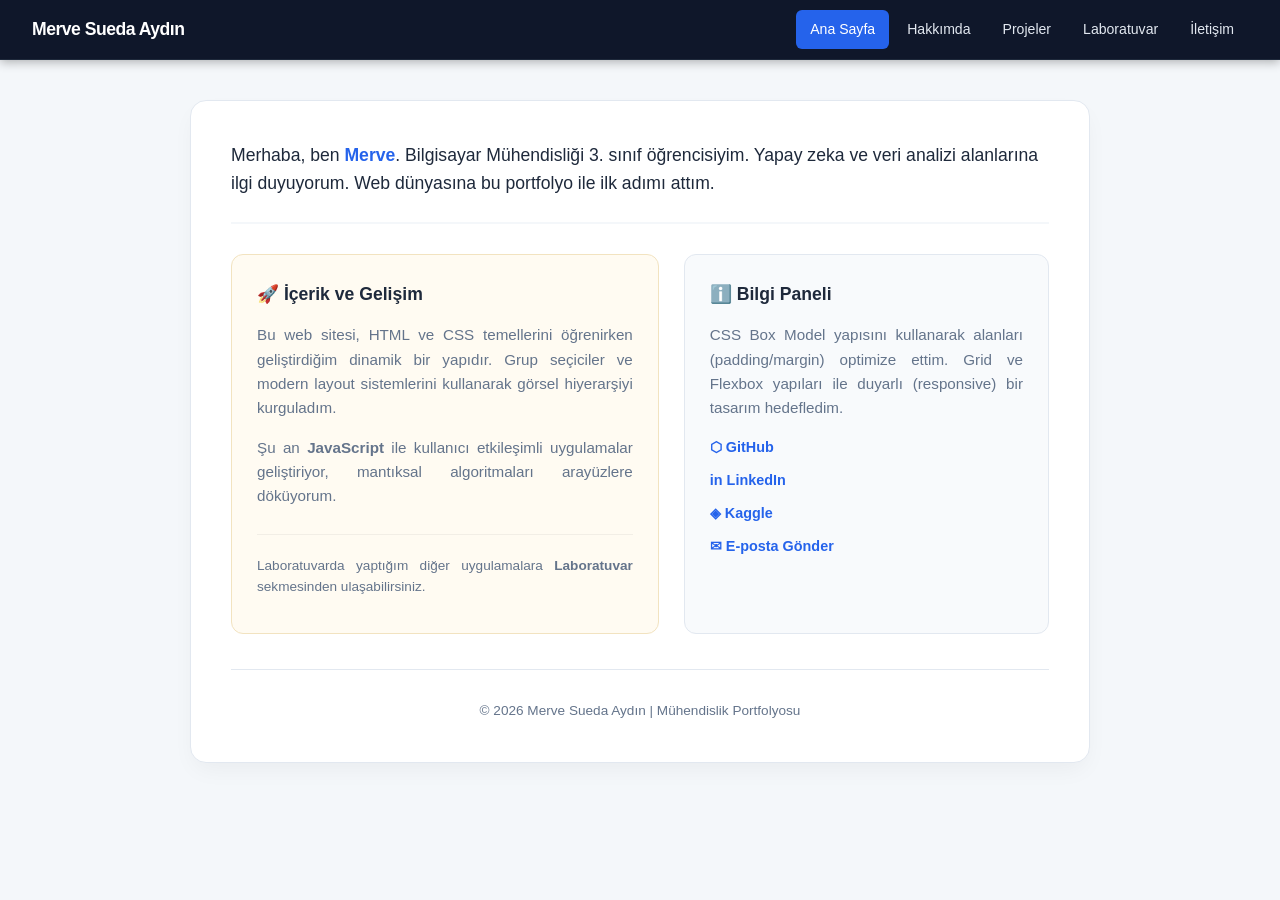
<file: index.html>
<!DOCTYPE html>
<html lang="tr">
<head>
    <meta charset="UTF-8">
    <meta name="viewport" content="width=device-width, initial-scale=1.0">
    <title>Merve Sueda Aydın - Portfolyo</title>
    <style>
        :root {
            --ana-bg: #f4f7fa;
            --kart-bg: #ffffff;
            --primary: #2563eb;
            --primary-hover: #1d4ed8;
            --accent: #06b6d4;
            --text-ana: #1e293b;
            --text-ikincil: #64748b;
            --border: #e2e8f0;
            --sol-kutu-bg: #fffbf2;
            --sag-kutu-bg: #f8fafc;
            --danger: #e11d48;
            --nav-bg: #0f172a;
            --nav-text: #e2e8f0;
        }

        * { margin: 0; padding: 0; box-sizing: border-box; }

        body {
            font-family: 'Segoe UI', Roboto, Helvetica, Arial, sans-serif;
            background: var(--ana-bg);
            color: var(--text-ana);
            line-height: 1.6;
        }

        /* ── NAVİGASYON (SİYAH) ── */
        nav {
            background: var(--nav-bg);
            border-bottom: 1px solid #1e293b;
            padding: 0 2rem;
            display: flex;
            align-items: center;
            justify-content: space-between;
            box-shadow: 0 2px 10px rgba(0,0,0,0.3);
            position: sticky;
            top: 0;
            z-index: 100;
            height: 60px;
        }

        nav .logo {
            font-size: 1.1rem;
            font-weight: 800;
            color: #fff;
            letter-spacing: -0.5px;
        }

        nav ul { list-style: none; display: flex; gap: 4px; }
        nav ul li a {
            text-decoration: none;
            color: var(--nav-text);
            font-size: 0.88rem;
            font-weight: 500;
            padding: 8px 14px;
            border-radius: 6px;
            transition: all 0.2s ease;
            display: block;
        }
        nav ul li a:hover,
        nav ul li a.aktif {
            background: rgba(255,255,255,0.1);
            color: #fff;
        }
        nav ul li a.aktif {
            background: var(--primary);
        }

        /* ── PANELLER ── */
        .panel { display: none; }
        .panel.aktif-panel { display: block; }

        /* ── SAYFA KAPSAYICI ── */
        .sayfa {
            max-width: 900px;
            margin: 40px auto;
            background: var(--kart-bg);
            border: 1px solid var(--border);
            border-radius: 16px;
            padding: 40px;
            box-shadow: 0 10px 25px -5px rgba(0,0,0,0.05);
        }

        .aciklama {
            font-size: 1.1rem;
            color: var(--text-ana);
            margin-bottom: 30px;
            padding-bottom: 25px;
            border-bottom: 2px solid var(--ana-bg);
            font-weight: 500;
        }
        .aciklama span { color: var(--primary); font-weight: 700; }

        /* ── SÜTUN YAPISI ── */
        .sutunlar { display: flex; gap: 25px; }

        .icerik {
            flex: 1.2;
            background: var(--sol-kutu-bg);
            border: 1px solid #f2e3c0;
            border-radius: 12px;
            padding: 25px;
        }

        aside {
            flex: 1;
            background: var(--sag-kutu-bg);
            border: 1px solid var(--border);
            border-radius: 12px;
            padding: 25px;
        }

        h2 {
            font-size: 1.1rem;
            color: var(--text-ana);
            margin-bottom: 15px;
            display: flex;
            align-items: center;
            gap: 8px;
        }

        .icerik p, aside p {
            font-size: 0.95rem;
            color: var(--text-ikincil);
            margin-bottom: 15px;
            text-align: justify;
        }

        /* ── SOSYAL LİNKLER ── */
        .sosyal-linkler { list-style: none; }
        .sosyal-linkler li { margin-bottom: 10px; }
        .sosyal-linkler a {
            text-decoration: none;
            font-size: 0.9rem;
            color: var(--primary);
            font-weight: 600;
            display: flex;
            align-items: center;
            gap: 8px;
            transition: color 0.3s;
        }
        .sosyal-linkler a:hover { color: var(--accent); }

        /* ── LAB LİNK KUTUSU ── */
        .lab-link-kutu {
            margin-top: 25px;
            padding-top: 20px;
            border-top: 1px solid rgba(0,0,0,0.05);
        }

        .lab-link-kutu p.lab-aciklama {
            font-size: 0.85rem;
            color: var(--text-ikincil);
            margin-bottom: 10px;
        }

        /* ── HAFTA 7 BÜYÜK BUTON ── */
        .hafta7-buton {
            display: block;
            background: var(--primary);
            color: white;
            text-decoration: none;
            padding: 14px 20px;
            border-radius: 10px;
            font-size: 0.95rem;
            font-weight: 700;
            text-align: center;
            margin-bottom: 10px;
            transition: all 0.3s ease;
            border: none;
            cursor: pointer;
        }
        .hafta7-buton:hover {
            background: var(--primary-hover);
            transform: translateY(-2px);
            color: white;
        }

        /* ── FOOTER ── */
        footer {
            text-align: center;
            font-size: 0.85rem;
            color: var(--text-ikincil);
            padding-top: 30px;
            border-top: 1px solid var(--border);
            margin-top: 35px;
        }

        /* ── HAKKIMDA PANELİ ── */
        .hakkimda-grid {
            display: grid;
            grid-template-columns: 1fr 1fr;
            gap: 20px;
            margin-top: 20px;
        }
        .bilgi-kart {
            background: var(--ana-bg);
            border: 1px solid var(--border);
            border-radius: 12px;
            padding: 20px;
        }
        .bilgi-kart h3 {
            font-size: 0.95rem;
            font-weight: 700;
            color: var(--primary);
            margin-bottom: 10px;
        }
        .bilgi-kart ul {
            list-style: none;
            padding: 0;
        }
        .bilgi-kart ul li {
            font-size: 0.9rem;
            color: var(--text-ikincil);
            padding: 5px 0;
            border-bottom: 1px solid var(--border);
            display: flex;
            align-items: center;
            gap: 8px;
        }
        .bilgi-kart ul li:last-child { border-bottom: none; }

        .profil-baslik {
            display: flex;
            align-items: center;
            gap: 20px;
            margin-bottom: 25px;
            padding-bottom: 25px;
            border-bottom: 2px solid var(--ana-bg);
        }
        .profil-avatar {
            width: 80px;
            height: 80px;
            border-radius: 50%;
            background: linear-gradient(135deg, var(--primary), var(--accent));
            display: flex;
            align-items: center;
            justify-content: center;
            font-size: 2rem;
            color: white;
            flex-shrink: 0;
        }
        .profil-bilgi h1 {
            font-size: 1.4rem;
            font-weight: 800;
            color: var(--text-ana);
        }
        .profil-bilgi p {
            font-size: 0.9rem;
            color: var(--text-ikincil);
            margin-top: 4px;
        }

        .beceri-bar {
            margin: 8px 0;
        }
        .beceri-bar .etiket {
            display: flex;
            justify-content: space-between;
            font-size: 0.82rem;
            color: var(--text-ikincil);
            margin-bottom: 4px;
        }
        .beceri-bar .bar {
            height: 6px;
            background: var(--border);
            border-radius: 3px;
            overflow: hidden;
        }
        .beceri-bar .dolu {
            height: 100%;
            background: linear-gradient(90deg, var(--primary), var(--accent));
            border-radius: 3px;
        }

        /* ── PROJELER PANELİ ── */
        .projeler-grid {
            display: grid;
            grid-template-columns: repeat(auto-fill, minmax(260px, 1fr));
            gap: 20px;
            margin-top: 20px;
        }
        .proje-kart {
            background: var(--kart-bg);
            border: 1px solid var(--border);
            border-radius: 12px;
            padding: 24px;
            transition: all 0.3s ease;
        }
        .proje-kart:hover {
            transform: translateY(-4px);
            box-shadow: 0 10px 25px -5px rgba(37,99,235,0.15);
            border-color: var(--primary);
        }
        .proje-kart .proje-etiket {
            display: inline-block;
            background: #dbeafe;
            color: var(--primary);
            font-size: 0.75rem;
            font-weight: 700;
            padding: 3px 10px;
            border-radius: 20px;
            margin-bottom: 12px;
        }
        .proje-kart h3 {
            font-size: 1rem;
            font-weight: 700;
            color: var(--text-ana);
            margin-bottom: 8px;
        }
        .proje-kart p {
            font-size: 0.85rem;
            color: var(--text-ikincil);
            margin-bottom: 16px;
            line-height: 1.5;
        }
        .proje-kart a {
            display: inline-flex;
            align-items: center;
            gap: 6px;
            font-size: 0.85rem;
            color: var(--primary);
            text-decoration: none;
            font-weight: 600;
            transition: color 0.2s;
        }
        .proje-kart a:hover { color: var(--primary-hover); }

        /* ── LABORATİUVAR PANELİ ── */
        .lab-grid {
            display: grid;
            grid-template-columns: repeat(auto-fill, minmax(250px, 1fr));
            gap: 16px;
            margin-top: 20px;
        }
        .lab-kart {
            background: var(--kart-bg);
            border: 1px solid var(--border);
            border-radius: 12px;
            padding: 20px;
            text-decoration: none;
            color: inherit;
            transition: all 0.3s ease;
            display: block;
        }
        .lab-kart:hover {
            transform: translateY(-3px);
            border-color: var(--primary);
            box-shadow: 0 8px 20px -4px rgba(37,99,235,0.15);
        }
        .lab-kart .lab-no {
            font-size: 0.75rem;
            font-weight: 700;
            color: var(--text-ikincil);
            text-transform: uppercase;
            letter-spacing: 1px;
            margin-bottom: 8px;
        }
        .lab-kart h3 {
            font-size: 0.95rem;
            font-weight: 700;
            color: var(--text-ana);
            margin-bottom: 6px;
        }
        .lab-kart p {
            font-size: 0.82rem;
            color: var(--text-ikincil);
        }
        .lab-kart.vurgulu {
            border-color: var(--primary);
            background: #eff6ff;
        }
        .lab-kart.vurgulu .lab-no { color: var(--primary); }

        /* ── İLETİŞİM ── */
        .iletisim-panel { animation: fadeIn 0.5s ease; }

        @keyframes fadeIn {
            from { opacity: 0; transform: translateY(10px); }
            to { opacity: 1; transform: translateY(0); }
        }

        label {
            display: block;
            font-size: 0.85rem;
            font-weight: 700;
            color: var(--text-ana);
            margin-bottom: 8px;
        }

        input[type="text"], input[type="email"], input[type="password"], select, textarea {
            width: 100%;
            padding: 12px;
            margin-bottom: 20px;
            border: 2px solid var(--border);
            border-radius: 10px;
            font-size: 0.95rem;
            background: #fcfdfe;
            outline: none;
            transition: all 0.3s;
        }
        input:focus, select:focus, textarea:focus {
            border-color: var(--primary);
            box-shadow: 0 0 0 4px rgba(37,99,235,0.1);
        }

        .grup-kutu {
            background: var(--ana-bg);
            border-radius: 10px;
            padding: 15px;
            margin-bottom: 20px;
            border: 1px solid var(--border);
        }
        .grup-kutu label {
            font-weight: 500;
            display: flex;
            align-items: center;
            gap: 10px;
            cursor: pointer;
            margin-bottom: 8px;
        }

        .btn-row { display: flex; gap: 15px; margin-top: 10px; }
        .btn-gonder {
            flex: 2;
            background: var(--primary);
            color: white;
            border: none;
            padding: 14px;
            font-weight: 700;
            border-radius: 10px;
            cursor: pointer;
            transition: 0.3s;
        }
        .btn-temizle {
            flex: 1;
            background: #f1f5f9;
            color: var(--danger);
            border: 1px solid var(--border);
            padding: 14px;
            font-weight: 700;
            border-radius: 10px;
            cursor: pointer;
        }
        .btn-gonder:hover { background: var(--primary-hover); }
        .btn-temizle:hover { background: #fee2e2; }

        .contact-container { width: 100%; max-width: 600px; margin: auto; }
        .iletisim-baslik {
            text-align: center;
            font-size: 1.8rem;
            color: var(--text-ana);
            margin-bottom: 30px;
        }

        @media (max-width: 768px) {
            .sutunlar { flex-direction: column; }
            .sayfa { margin: 10px; padding: 20px; }
            .hakkimda-grid { grid-template-columns: 1fr; }
            .projeler-grid { grid-template-columns: 1fr; }
        }
    </style>
</head>
<body>

    <nav>
        <span class="logo">Merve Sueda Aydın</span>
        <ul>
            <li><a href="#" class="aktif" id="nav-ana" onclick="goster('ana'); return false;">Ana Sayfa</a></li>
            <li><a href="#" id="nav-hakkimda" onclick="goster('hakkimda'); return false;">Hakkımda</a></li>
            <li><a href="#" id="nav-projeler" onclick="goster('projeler'); return false;">Projeler</a></li>
            <li><a href="#" id="nav-lab" onclick="goster('lab'); return false;">Laboratuvar</a></li>
            <li><a href="#" id="nav-iletisim" onclick="goster('iletisim'); return false;">İletişim</a></li>
        </ul>
    </nav>

    <!-- ══ ANA SAYFA ══ -->
    <div class="panel aktif-panel" id="ana-panel">
        <div class="sayfa">
            <p class="aciklama">
                Merhaba, ben <span>Merve</span>. Bilgisayar Mühendisliği 3. sınıf öğrencisiyim.
                Yapay zeka ve veri analizi alanlarına ilgi duyuyorum. Web dünyasına bu portfolyo ile ilk adımı attım.
            </p>

            <div class="sutunlar">
                <section class="icerik">
                    <h2>🚀 İçerik ve Gelişim</h2>
                    <p>
                        Bu web sitesi, HTML ve CSS temellerini öğrenirken geliştirdiğim dinamik bir yapıdır.
                        Grup seçiciler ve modern layout sistemlerini kullanarak görsel hiyerarşiyi kurguladım.
                    </p>
                    <p>
                        Şu an <strong>JavaScript</strong> ile kullanıcı etkileşimli uygulamalar geliştiriyor,
                        mantıksal algoritmaları arayüzlere döküyorum.
                    </p>

                    <div class="lab-link-kutu">
                        <p class="lab-aciklama">
                             Laboratuvarda yaptığım diğer uygulamalara <strong>Laboratuvar</strong> sekmesinden ulaşabilirsiniz.
                        </p>
                    </div>
                </section>

                <aside>
                    <h2>ℹ️ Bilgi Paneli</h2>
                    <p>
                        CSS Box Model yapısını kullanarak alanları (padding/margin) optimize ettim.
                        Grid ve Flexbox yapıları ile duyarlı (responsive) bir tasarım hedefledim.
                    </p>
                    <ul class="sosyal-linkler">
                        <li><a href="https://github.com/mervesueda" target="_blank">⬡ GitHub</a></li>
                        <li><a href="https://linkedin.com/in/mervesuedaaydin" target="_blank">in LinkedIn</a></li>
                        <li><a href="https://kaggle.com/mervesuedaaydn" target="_blank">◈ Kaggle</a></li>
                        <li><a href="mailto:mervesueda2005@gmail.com">✉ E-posta Gönder</a></li>
                    </ul>
                </aside>
            </div>

            <footer>
                &copy; 2026 Merve Sueda Aydın | Mühendislik Portfolyosu
            </footer>
        </div>
    </div>

    <!-- ══ HAKKIMDA ══ -->
    <div class="panel" id="hakkimda-panel">
        <div class="sayfa">
            <div class="profil-baslik">
                <div class="profil-avatar">👩‍💻</div>
                <div class="profil-bilgi">
                    <h1>Merve Sueda Aydın</h1>
                    <p>Bilgisayar Mühendisliği Öğrencisi · 3. Sınıf</p>
                    <p>📍 Türkiye &nbsp;·&nbsp; ✉️ mervesueda2005@gmail.com</p>
                </div>
            </div>

            <div class="hakkimda-grid">
                <div class="bilgi-kart">
                    <h3>👩‍🎓 Eğitim</h3>
                    <ul>
                        <li>🏛️ Bilgisayar Mühendisliği (2023 – devam)</li>
                        <li>📊 GNO: 3.01 / 4.00</li>
                        
                    </ul>
                </div>

                <div class="bilgi-kart">
                    <h3>💡 İlgi Alanları</h3>
                    <ul>
                        <li>🤖 Yapay Zeka & Makine Öğrenmesi</li>
                        <li>📊 Veri Bilimi </li>
                        <li>🌐 Web Geliştirme</li>
                        <li>🔬 Araştırma </li>
                    </ul>
                </div>

                <div class="bilgi-kart">
                    <h3>🛠️ Teknik Beceriler</h3>
                    <div class="beceri-bar">
                        <div class="etiket"><span>HTML & CSS</span><span>60%</span></div>
                        <div class="bar"><div class="dolu" style="width:60%"></div></div>
                    </div>
                    <div class="beceri-bar">
                        <div class="etiket"><span>JavaScript</span><span>70%</span></div>
                        <div class="bar"><div class="dolu" style="width:70%"></div></div>
                    </div>
                    <div class="beceri-bar">
                        <div class="etiket"><span>Python</span><span>85%</span></div>
                        <div class="bar"><div class="dolu" style="width:85%"></div></div>
                    </div>
                    <div class="beceri-bar">
                        <div class="etiket"><span>SQL</span><span>60%</span></div>
                        <div class="bar"><div class="dolu" style="width:60%"></div></div>
                    </div>
                </div>

                <div class="bilgi-kart">
                    <h3>🌍 Diller</h3>
                    <ul>
                        <li>🇹🇷 Türkçe — Anadil</li>
                        <li>🇬🇧 İngilizce — B1 Seviyesi</li>
                    </ul>
                </div>

                <div class="bilgi-kart" style="grid-column: 1 / -1;">
                    <h3>📝 Hakkımda</h3>
                    <p style="font-size:0.92rem; color:#64748b; line-height:1.7; margin:0;">
                        Merhaba! Ben Merve Sueda Aydın. Bilgisayar Mühendisliği bölümünde 3. sınıf öğrencisiyim.
                        Yapay zeka, makine öğrenmesi ve veri analizi alanlarına ilgi duyuyorum.
                        Kendimi geliştirmek içi çeşitli projeler yapıoyrum.
                        Bu portfolyo sitesi, web geliştirme serüvenimin başlangıç noktası. HTML, CSS ve JavaScript
                        öğrendikçe daha kapsamlı projeler ortaya çıkarmayı hedefliyorum.
                    </p>
                </div>
            </div>

            <footer>
                &copy; 2026 Merve Sueda Aydın | Kişisel Portfolyo
            </footer>
        </div>
    </div>

    <!-- ══ PROJELER ══ -->
    <div class="panel" id="projeler-panel">
        <div class="sayfa">
            <h2 style="font-size:1.4rem; margin-bottom:8px;">🗂️ Projelerim</h2>
            <p style="color:#64748b; font-size:0.95rem;">Bu zamana kadar yaptığım projeler.</p>

            <div class="projeler-grid">
                <div class="proje-kart">
                    <span class="proje-etiket">HTML & CSS</span>
                    <h3>Portfolyo Web Sitesi</h3>
                    <p>GitHub Pages üzerinde yayınlanan, responsive tasarımlı kişisel portfolyo sayfası. CSS Flexbox ve Grid kullanıldı.</p>
                    <a href="index.html">🔗 Sayfayı Gör</a>
                </div>

                <div class="proje-kart">
                    <span class="proje-etiket">CSS Flexbox</span>
                    <h3>Lab 4 — Flexbox Uygulaması</h3>
                    <p>100vh tam ekran düzeni, flex-direction: column yapısı ile navbar, hero, kartlar ve footer bölümlerini içeren uygulama.</p>
                    <a href="flexbox.html" target="_blank">🔗 Uygulamayı Aç</a>
                </div>

                <div class="proje-kart">
                    <span class="proje-etiket">CSS Position</span>
                    <h3>Lab 5 — Duyuru Kartı</h3>
                    <p>Position: fixed, absolute, relative ve z-index kavramlarını gösteren interaktif etkinlik duyurusu kartı.</p>
                    <a href="lab-position.html">🔗 Uygulamayı Aç</a>
                </div>

                <div class="proje-kart">
                    <span class="proje-etiket">JavaScript</span>
                    <h3>Not Hesaplama</h3>
                    <p>Vize ve final notlarına göre ağırlıklı ortalama, harf notu ve başarı durumu hesaplayan JavaScript uygulaması.</p>
                    <a href="uygulama1.html">🔗 Uygulamayı Aç</a>
                </div>

                <div class="proje-kart">
                    <span class="proje-etiket">JavaScript</span>
                    <h3>Birim Dönüştürücü</h3>
                    <p>Sıcaklık, uzunluk ve kütle birimlerini birbirine dönüştüren iki kartlı interaktif hesaplama arayüzü.</p>
                    <a href="uygulama2.html">🔗 Uygulamayı Aç</a>
                </div>

                <div class="proje-kart">
                    <span class="proje-etiket">Bootstrap + JS</span>
                    <h3>Lab 7 — Etkinlik Kayıt</h3>
                    <p>Bootstrap CDN, tema değiştirme ve form özeti üretimi özelliklerini içeren etkinlik kayıt sayfası.</p>
                    <a href="hafta7.html">🔗 Uygulamayı Aç</a>
                </div>

                <div class="proje-kart">
                    <span class="proje-etiket">MVC Mimarisi</span>
                    <h3>Lab 11 — View & Controller</h3>
                    <p>MVC mimarisini saf JavaScript ile simüle eden interaktif uygulama. Model, View ve Controller katmanları ayrı tutularak router tabanlı navigasyon gerçeklendi.</p>
                    <a href="lab11.html" target="_blank">🔗 Uygulamayı Aç</a>
                </div>
            </div>

            <footer>
                &copy; 2026 Merve Sueda Aydın | Mühendislik Portfolyosu
            </footer>
        </div>
    </div>

    <!-- ══ LABORATUVAR ══ -->
    <div class="panel" id="lab-panel">
        <div class="sayfa">
            <h2 style="font-size:1.4rem; margin-bottom:8px;">🧪 Laboratuvar Çalışmaları</h2>
            <p style="color:#64748b; font-size:0.95rem; margin-bottom:5px;">Web Programlama dersi laboratuvar uygulamalarına buradan ulaşabilirsiniz.</p>

            <div class="lab-grid">
                <a href="#" class="lab-kart" style="pointer-events:none; opacity:0.5;">
                    <div class="lab-no">Hafta 1</div>
                    <h3>GitHub Pages</h3>
                    <p>GitHub repository oluşturma ve Pages ile yayınlama</p>
                </a>

                <a href="#" class="lab-kart" style="pointer-events:none; opacity:0.5;">
                    <div class="lab-no">Hafta 2</div>
                    <h3>HTML + CSS</h3>
                    <p>Temel HTML yapısı ve CSS seçicileri</p>
                </a>

                <a href="#" class="lab-kart" style="pointer-events:none; opacity:0.5;">
                    <div class="lab-no">Hafta 3</div>
                    <h3>Form Yapıları</h3>
                    <p>HTML form elemanları ve doğrulama</p>
                </a>

                <a href="flexbox.html" class="lab-kart">
                    <div class="lab-no">Hafta 4</div>
                    <h3>Flexbox Uygulaması</h3>
                    <p>100vh tam sayfa, flex-direction: column düzeni</p>
                </a>

                <a href="lab-position.html" class="lab-kart">
                    <div class="lab-no">Hafta 5</div>
                    <h3>CSS Position Duyuru Kartı</h3>
                    <p>Fixed, absolute, z-index ve animasyonlar</p>
                </a>

                <div class="lab-kart" style="cursor:default;">
                    <div class="lab-no">Hafta 6 — JavaScript</div>
                    <h3>JS Uygulamaları</h3>
                    <p style="margin-bottom:10px;">İki ayrı JavaScript uygulaması:</p>
                    <a href="uygulama1.html" style="display:block; color: #2563eb; font-weight:600; font-size:0.85rem; margin-bottom:6px; text-decoration:none;">📊 Not Hesaplama →</a>
                    <a href="uygulama2.html" style="display:block; color: #2563eb; font-weight:600; font-size:0.85rem; text-decoration:none;">🔄 Birim Dönüştürücü →</a>
                </div>

                <a href="hafta7.html" class="lab-kart">
                    <div class="lab-no"> Hafta 7 </div>
                    <h3>Bootstrap + JavaScript</h3>
                    <p>Etkinlik kayıt sayfası, tema değiştirme, form özeti</p>
                </a>

                <a href="lab11.html" class="lab-kart vurgulu">
                    <div class="lab-no"> Hafta 8 — MVC </div>
                    <h3>View &amp; Controller</h3>
                    <p>MVC mimarisi, router tabanlı navigasyon, Model / View / Controller katman ayrımı</p>
                </a>
            </div>

            <footer>
                &copy; 2026 Merve Sueda Aydın | Mühendislik Portfolyosu
            </footer>
        </div>
    </div>

    <!-- ══ İLETİŞİM ══ -->
    <div class="panel" id="iletisim-panel">
        <div class="sayfa iletisim-panel">
            <h1 class="iletisim-baslik">Bana Ulaşın</h1>
            <div class="contact-container">
                <label for="ad">Ad Soyad</label>
                <input type="text" id="ad" placeholder="Adınız ve Soyadınız">

                <label for="eposta">E-posta Adresi</label>
                <input type="email" id="eposta" placeholder="ornek@mail.com">

                <label for="sifre">Başvuru Takip Şifresi</label>
                <input type="password" id="sifre" placeholder="Şifre belirleyin">

                <label>İletişim Tercihi</label>
                <div class="grup-kutu">
                    <label><input type="radio" name="tercih" checked> E-posta</label>
                    <label><input type="radio" name="tercih"> Telefon</label>
                </div>

                <label>İlgi Alanları</label>
                <div class="grup-kutu">
                    <label><input type="checkbox"> HTML/CSS</label>
                    <label><input type="checkbox"> Veri Bilimi</label>
                    <label><input type="checkbox"> Yapay Zeka</label>
                </div>

                <label for="konu">Konu</label>
                <select id="konu">
                    <option value="">Seçiniz...</option>
                    <option>İş Teklifi</option>
                    <option>Akademik Soru</option>
                    <option>Genel Mesaj</option>
                </select>

                <label for="dosya">CV Yükle</label>
                <input type="file" id="dosya">

                <label for="mesaj">Mesajınız</label>
                <textarea id="mesaj" placeholder="Mesajınızı buraya yazın..." rows="5"></textarea>

                <div class="btn-row">
                    <button class="btn-gonder">Mesajı Gönder</button>
                    <button class="btn-temizle" onclick="temizle(); return false;">Temizle</button>
                </div>
            </div>

            <footer>
                &copy; 2026 Merve Sueda Aydın | Mühendislik Portfolyosu
            </footer>
        </div>
    </div>

    <script>
        const paneller = ['ana', 'hakkimda', 'projeler', 'lab', 'iletisim'];

        function goster(panel) {
            paneller.forEach(p => {
                document.getElementById(p + '-panel').classList.remove('aktif-panel');
                const nav = document.getElementById('nav-' + p);
                if (nav) nav.classList.remove('aktif');
            });
            document.getElementById(panel + '-panel').classList.add('aktif-panel');
            const navEl = document.getElementById('nav-' + panel);
            if (navEl) navEl.classList.add('aktif');
            window.scrollTo(0, 0);
        }

        function temizle() {
            document.querySelectorAll('#iletisim-panel input, #iletisim-panel select, #iletisim-panel textarea').forEach(el => {
                if (el.type === 'radio' || el.type === 'checkbox') el.checked = false;
                else el.value = '';
            });
        }
    </script>
</body>
</html>
</file>
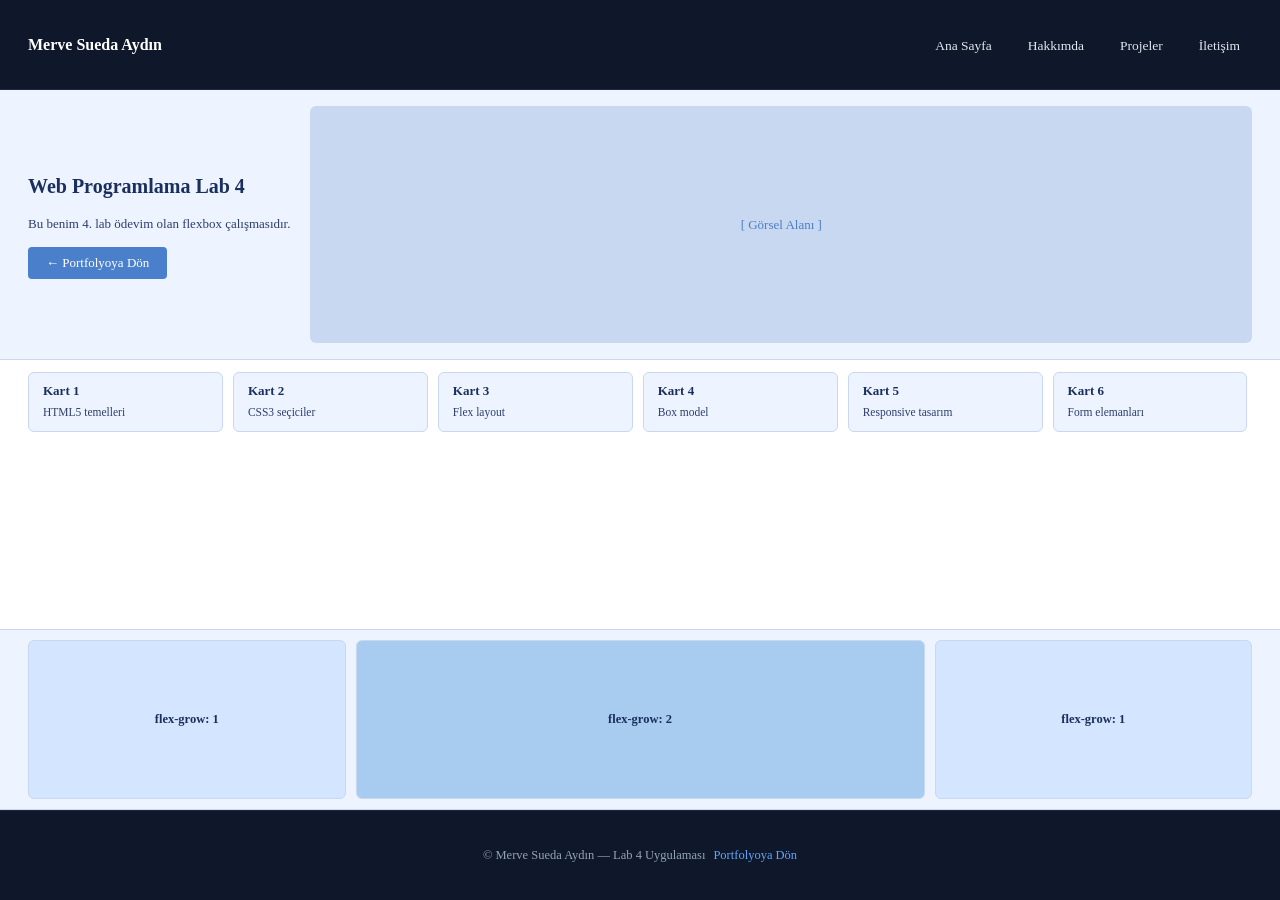
<file: flexbox.html>
<!DOCTYPE html>
<html lang="tr">
<head>
    <meta charset="UTF-8">
    <meta name="viewport" content="width=device-width, initial-scale=1.0">
    <title>Lab 4 — Flexbox Uygulaması</title>
    <style>
        :root {
            --renk-bg:         #f0f6ff;
            --renk-beyaz:      #ffffff;
            --renk-sinir:      #c8d8f0;
            --renk-vurgu:      #4a7fcb;
            --renk-vurgu-koyu: #2f5fa8;
            --renk-metin:      #2c3e6b;
            --renk-acik:       #edf4ff;
            --nav-bg:          #0f172a;
        }

        * { margin: 0; padding: 0; box-sizing: border-box; }

        .wrapper {
            display: flex;
            flex-direction: column;
            height: 100vh;
            font-family: Georgia, serif;
            background: var(--renk-bg);
            color: var(--renk-metin);
            overflow: hidden;
        }

        .navbar {
            height: 10vh;
            background: var(--nav-bg);
            border-bottom: 1px solid #1e293b;
            padding: 0 28px;
            display: flex;
            justify-content: space-between;
            align-items: center;
        }

        .navbar .logo {
            font-size: 16px;
            font-weight: bold;
            color: #fff;
        }

        .navbar ul { list-style: none; }
        .navbar ul li { display: inline-block; margin-left: 8px; }

        .navbar ul li a {
            text-decoration: none;
            font-size: 13.5px;
            color: #e2e8f0;
            padding: 5px 12px;
            border-radius: 4px;
        }

        .navbar ul li a:hover { background: rgba(255,255,255,0.1); color: #fff; }

        .hero {
            height: 30vh;
            display: flex;
            flex-direction: row;
            justify-content: space-between;
            align-items: stretch;
            padding: 16px 28px;
            gap: 20px;
            background: var(--renk-acik);
            border-bottom: 1px solid var(--renk-sinir);
        }

        .hero-metin {
            display: flex;
            flex-direction: column;
            justify-content: center;
            gap: 12px;
        }

        h1, h2, p { line-height: 1.6; }

        .hero-metin h1 { font-size: 20px; color: #1a2f5e; }
        .hero-metin p { font-size: 13px; color: var(--renk-metin); }

        .hero-buton {
            display: inline-block;
            background: var(--renk-vurgu);
            color: #fff;
            text-decoration: none;
            padding: 8px 18px;
            border-radius: 4px;
            font-size: 13px;
            width: fit-content;
        }

        .hero-buton:hover { background: var(--renk-vurgu-koyu); }

        .hero-gorsel {
            flex: 1;
            background: var(--renk-sinir);
            border-radius: 6px;
            display: flex;
            align-items: center;
            justify-content: center;
            font-size: 13px;
            color: var(--renk-vurgu);
        }

        .kartlar {
            height: 30vh;
            display: flex;
            flex-wrap: wrap;
            gap: 10px;
            padding: 12px 28px;
            align-content: flex-start;
            background: var(--renk-beyaz);
            border-bottom: 1px solid var(--renk-sinir);
            overflow: hidden;
        }

        .kart {
            background: var(--renk-acik);
            border: 1px solid var(--renk-sinir);
            border-radius: 6px;
            padding: 10px 14px;
            width: calc(16.66% - 9px);
            min-width: 110px;
            display: flex;
            flex-direction: column;
            justify-content: center;
        }

        .kart h3 { font-size: 13px; color: #1a2f5e; margin-bottom: 4px; }
        .kart p { font-size: 11.5px; color: var(--renk-metin); }

        .grow-bolum {
            height: 20vh;
            display: flex;
            flex-direction: row;
            align-items: stretch;
            padding: 10px 28px;
            gap: 10px;
            background: var(--renk-acik);
            border-bottom: 1px solid var(--renk-sinir);
        }

        .grow-kutu {
            display: flex;
            align-items: center;
            justify-content: center;
            border-radius: 6px;
            font-size: 12.5px;
            font-weight: bold;
            color: #1a2f5e;
            border: 1px solid var(--renk-sinir);
        }

        .grow-kutu-1 { flex-grow: 1; background: #d4e6ff; }
        .grow-kutu-2 { flex-grow: 2; background: #a8ccf0; }
        .grow-kutu-3 { flex-grow: 1; background: #d4e6ff; }

        .footer {
            height: 10vh;
            display: flex;
            justify-content: center;
            align-items: center;
            background: var(--nav-bg);
            border-top: 1px solid #1e293b;
            font-size: 12.5px;
            color: #94a3b8;
        }

        .footer a {
            color: #60a5fa;
            text-decoration: none;
            margin-left: 8px;
        }

        .footer a:hover { text-decoration: underline; }
    </style>
</head>
<body>

    <div class="wrapper">
        <nav class="navbar">
            <span class="logo">Merve Sueda Aydın</span>
            <ul>
                <li><a href="index.html">Ana Sayfa</a></li>
                <li><a href="index.html">Hakkımda</a></li>
                <li><a href="index.html">Projeler</a></li>
                <li><a href="index.html">İletişim</a></li>
            </ul>
        </nav>

        <section class="hero">
            <div class="hero-metin">
                <h1>Web Programlama Lab 4</h1>
                <p>Bu benim 4. lab ödevim olan flexbox çalışmasıdır.</p>
                <a class="hero-buton" href="index.html">← Portfolyoya Dön</a>
            </div>
            <div class="hero-gorsel">[ Görsel Alanı ]</div>
        </section>

        <section class="kartlar">
            <div class="kart"><h3>Kart 1</h3><p>HTML5 temelleri</p></div>
            <div class="kart"><h3>Kart 2</h3><p>CSS3 seçiciler</p></div>
            <div class="kart"><h3>Kart 3</h3><p>Flex layout</p></div>
            <div class="kart"><h3>Kart 4</h3><p>Box model</p></div>
            <div class="kart"><h3>Kart 5</h3><p>Responsive tasarım</p></div>
            <div class="kart"><h3>Kart 6</h3><p>Form elemanları</p></div>
        </section>

        <section class="grow-bolum">
            <div class="grow-kutu grow-kutu-1">flex-grow: 1</div>
            <div class="grow-kutu grow-kutu-2">flex-grow: 2</div>
            <div class="grow-kutu grow-kutu-3">flex-grow: 1</div>
        </section>

        <footer class="footer">
            &copy; Merve Sueda Aydın — Lab 4 Uygulaması
            <a href="index.html">Portfolyoya Dön</a>
        </footer>
    </div>

</body>
</html>
</file>
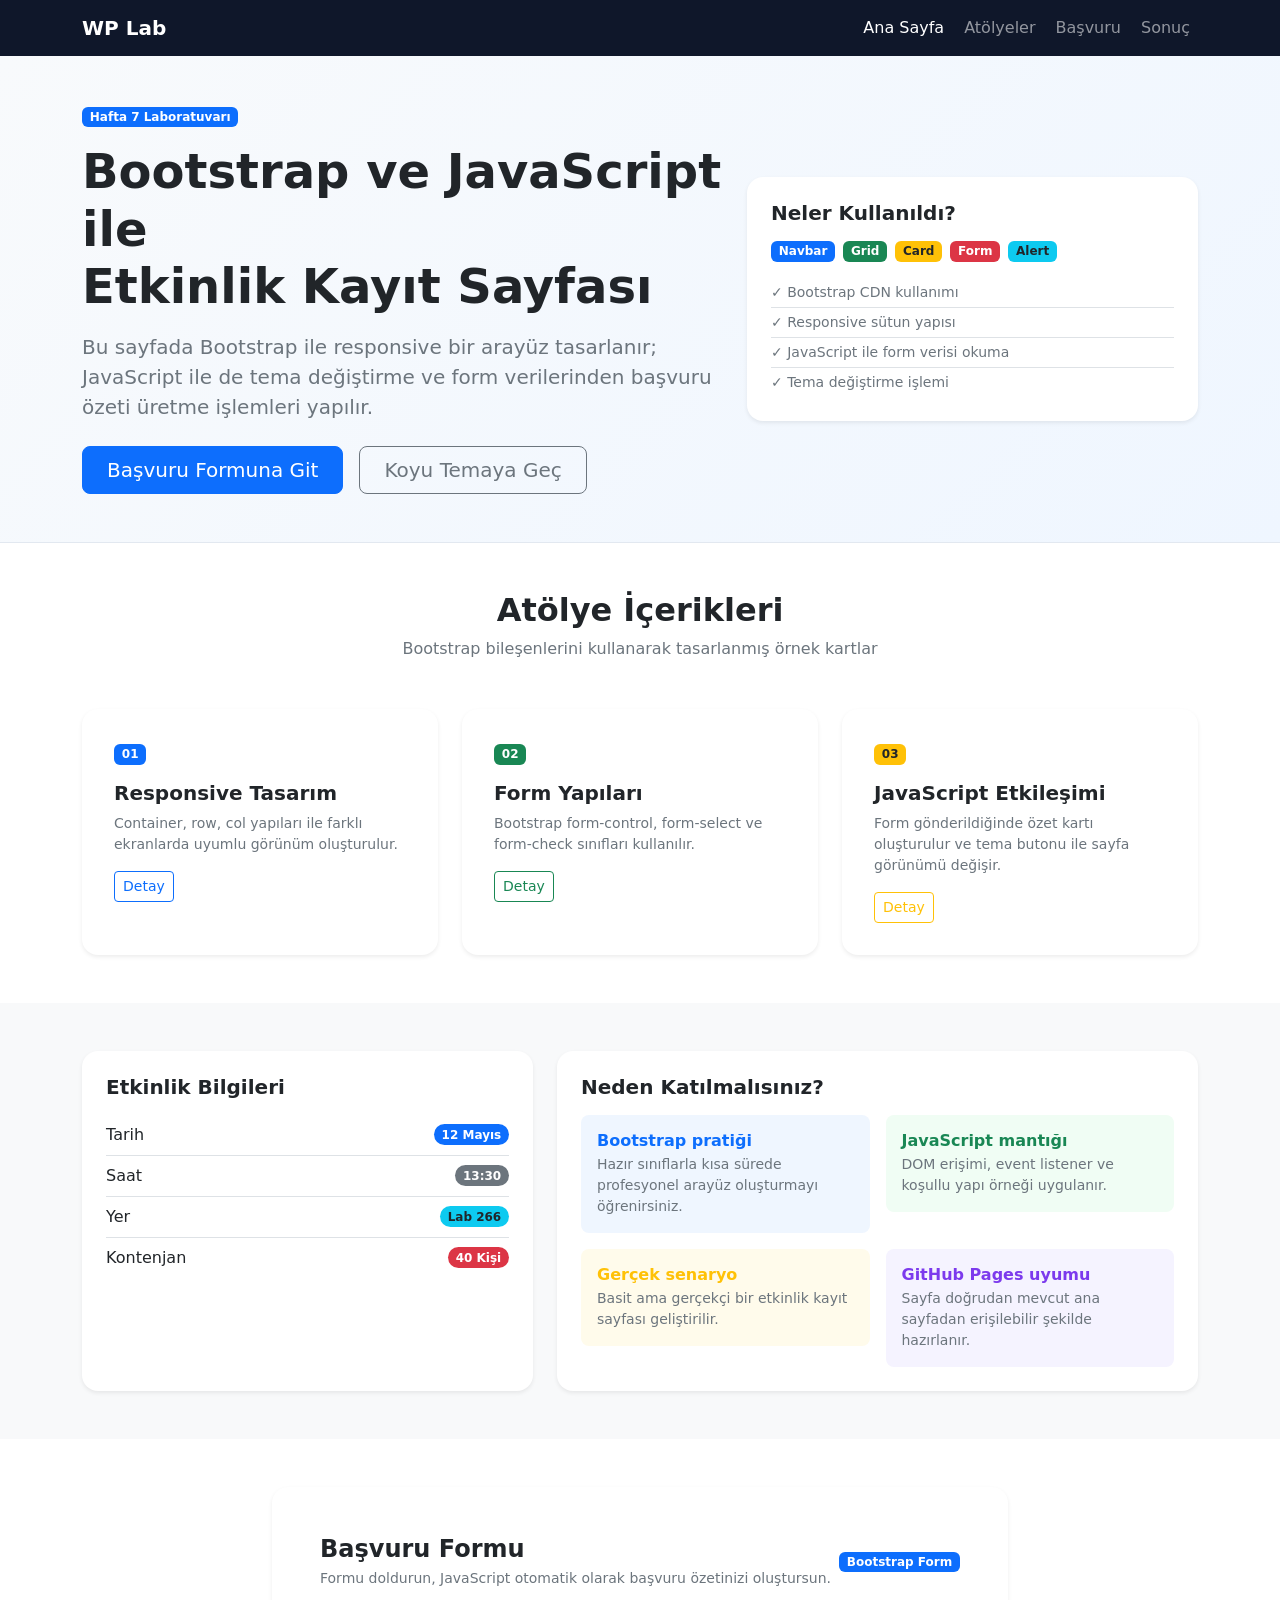
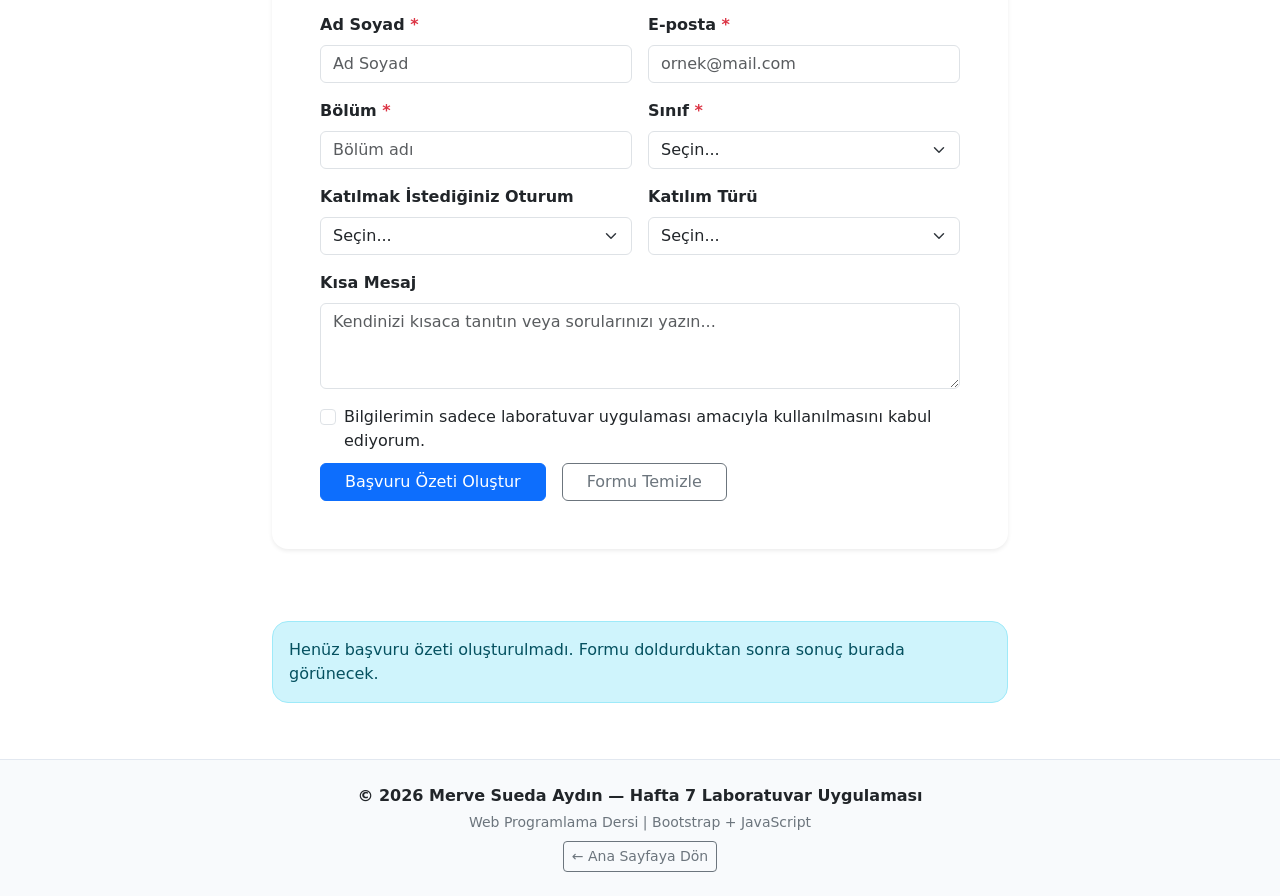
<file: hafta7.html>
<!DOCTYPE html>
<html lang="tr">
<head>
    <meta charset="UTF-8">
    <meta name="viewport" content="width=device-width, initial-scale=1.0">
    <title>Hafta 7 — Etkinlik Kayıt Sayfası</title>
    <!-- Bootstrap 5 CDN -->
    <link href="https://cdn.jsdelivr.net/npm/bootstrap@5.3.3/dist/css/bootstrap.min.css" rel="stylesheet">
    <link rel="stylesheet" href="hafta7.css">
</head>
<body data-bs-theme="light">

    <!-- ════════════════════════════════════
         NAVBAR
    ════════════════════════════════════ -->
    <nav class="navbar navbar-expand-lg navbar-dark" style="background-color:#0f172a;">
        <div class="container">
            <a class="navbar-brand fw-bold" href="index.html">WP Lab</a>
            <button class="navbar-toggler" type="button" data-bs-toggle="collapse" data-bs-target="#navMenu">
                <span class="navbar-toggler-icon"></span>
            </button>
            <div class="collapse navbar-collapse" id="navMenu">
                <ul class="navbar-nav ms-auto gap-1">
                    <li class="nav-item"><a class="nav-link active" href="index.html">Ana Sayfa</a></li>
                    <li class="nav-item"><a class="nav-link" href="#atolyeler">Atölyeler</a></li>
                    <li class="nav-item"><a class="nav-link" href="#basvuru">Başvuru</a></li>
                    <li class="nav-item"><a class="nav-link" href="#sonuc">Sonuç</a></li>
                </ul>
            </div>
        </div>
    </nav>

    <!-- ════════════════════════════════════
         HERO
    ════════════════════════════════════ -->
    <section class="hero-section py-5" id="hero">
        <div class="container">
            <div class="row align-items-center g-4">
                <div class="col-lg-7">
                    <span class="badge bg-primary mb-3">Hafta 7 Laboratuvarı</span>
                    <h1 class="display-5 fw-bold mb-3">Bootstrap ve JavaScript ile<br>Etkinlik Kayıt Sayfası</h1>
                    <p class="lead text-secondary mb-4">
                        Bu sayfada Bootstrap ile responsive bir arayüz tasarlanır; JavaScript ile de tema
                        değiştirme ve form verilerinden başvuru özeti üretme işlemleri yapılır.
                    </p>
                    <div class="d-flex gap-3 flex-wrap">
                        <a href="#basvuru" class="btn btn-primary btn-lg px-4">Başvuru Formuna Git</a>
                        <button id="temaButonu" class="btn btn-outline-secondary btn-lg px-4">Koyu Temaya Geç</button>
                    </div>
                </div>
                <div class="col-lg-5">
                    <div class="info-card card border-0 shadow-sm rounded-4 p-4">
                        <h5 class="fw-bold mb-3">Neler Kullanıldı?</h5>
                        <div class="d-flex flex-wrap gap-2 mb-3">
                            <span class="badge bg-primary">Navbar</span>
                            <span class="badge bg-success">Grid</span>
                            <span class="badge bg-warning text-dark">Card</span>
                            <span class="badge bg-danger">Form</span>
                            <span class="badge bg-info text-dark">Alert</span>
                        </div>
                        <ul class="list-unstyled mb-0 small text-secondary">
                            <li class="py-1 border-bottom">✓ Bootstrap CDN kullanımı</li>
                            <li class="py-1 border-bottom">✓ Responsive sütun yapısı</li>
                            <li class="py-1 border-bottom">✓ JavaScript ile form verisi okuma</li>
                            <li class="py-1">✓ Tema değiştirme işlemi</li>
                        </ul>
                    </div>
                </div>
            </div>
        </div>
    </section>

    <!-- ════════════════════════════════════
         ATÖLYE KART BÖLÜMÜ (3+ card)
    ════════════════════════════════════ -->
    <section class="py-5" id="atolyeler">
        <div class="container">
            <div class="text-center mb-5">
                <h2 class="fw-bold">Atölye İçerikleri</h2>
                <p class="text-secondary">Bootstrap bileşenlerini kullanarak tasarlanmış örnek kartlar</p>
            </div>

            <div class="row g-4">
                <!-- Kart 1 -->
                <div class="col-md-4">
                    <div class="card h-100 border-0 shadow-sm rounded-4 p-3">
                        <div class="card-body">
                            <span class="badge bg-primary mb-3">01</span>
                            <h5 class="card-title fw-bold">Responsive Tasarım</h5>
                            <p class="card-text text-secondary small">
                                Container, row, col yapıları ile farklı ekranlarda uyumlu görünüm oluşturulur.
                            </p>
                            <a href="#" class="btn btn-outline-primary btn-sm">Detay</a>
                        </div>
                    </div>
                </div>

                <!-- Kart 2 -->
                <div class="col-md-4">
                    <div class="card h-100 border-0 shadow-sm rounded-4 p-3">
                        <div class="card-body">
                            <span class="badge bg-success mb-3">02</span>
                            <h5 class="card-title fw-bold">Form Yapıları</h5>
                            <p class="card-text text-secondary small">
                                Bootstrap form-control, form-select ve form-check sınıfları kullanılır.
                            </p>
                            <a href="#basvuru" class="btn btn-outline-success btn-sm">Detay</a>
                        </div>
                    </div>
                </div>

                <!-- Kart 3 -->
                <div class="col-md-4">
                    <div class="card h-100 border-0 shadow-sm rounded-4 p-3">
                        <div class="card-body">
                            <span class="badge bg-warning text-dark mb-3">03</span>
                            <h5 class="card-title fw-bold">JavaScript Etkileşimi</h5>
                            <p class="card-text text-secondary small">
                                Form gönderildiğinde özet kartı oluşturulur ve tema butonu ile sayfa görünümü değişir.
                            </p>
                            <a href="#" class="btn btn-outline-warning btn-sm">Detay</a>
                        </div>
                    </div>
                </div>
            </div>
        </div>
    </section>

    <!-- ════════════════════════════════════
         ETKİNLİK BİLGİLERİ + NEDEN KATILMALI
    ════════════════════════════════════ -->
    <section class="py-5 bg-light">
        <div class="container">
            <div class="row g-4">
                <!-- Etkinlik Bilgileri -->
                <div class="col-lg-5">
                    <div class="card border-0 shadow-sm rounded-4 p-4 h-100">
                        <h5 class="fw-bold mb-3">Etkinlik Bilgileri</h5>
                        <ul class="list-group list-group-flush">
                            <li class="list-group-item d-flex justify-content-between align-items-center px-0">
                                Tarih
                                <span class="badge bg-primary rounded-pill">12 Mayıs</span>
                            </li>
                            <li class="list-group-item d-flex justify-content-between align-items-center px-0">
                                Saat
                                <span class="badge bg-secondary rounded-pill">13:30</span>
                            </li>
                            <li class="list-group-item d-flex justify-content-between align-items-center px-0">
                                Yer
                                <span class="badge bg-info text-dark rounded-pill">Lab 266</span>
                            </li>
                            <li class="list-group-item d-flex justify-content-between align-items-center px-0">
                                Kontenjan
                                <span class="badge bg-danger rounded-pill">40 Kişi</span>
                            </li>
                        </ul>
                    </div>
                </div>

                <!-- Neden Katılmalı -->
                <div class="col-lg-7">
                    <div class="card border-0 shadow-sm rounded-4 p-4 h-100">
                        <h5 class="fw-bold mb-3">Neden Katılmalısınız?</h5>
                        <div class="row g-3">
                            <div class="col-sm-6">
                                <div class="p-3 rounded-3" style="background:#eff6ff;">
                                    <h6 class="fw-bold text-primary mb-1">Bootstrap pratiği</h6>
                                    <p class="small text-secondary mb-0">Hazır sınıflarla kısa sürede profesyonel arayüz oluşturmayı öğrenirsiniz.</p>
                                </div>
                            </div>
                            <div class="col-sm-6">
                                <div class="p-3 rounded-3" style="background:#f0fdf4;">
                                    <h6 class="fw-bold text-success mb-1">JavaScript mantığı</h6>
                                    <p class="small text-secondary mb-0">DOM erişimi, event listener ve koşullu yapı örneği uygulanır.</p>
                                </div>
                            </div>
                            <div class="col-sm-6">
                                <div class="p-3 rounded-3" style="background:#fffbeb;">
                                    <h6 class="fw-bold text-warning mb-1">Gerçek senaryo</h6>
                                    <p class="small text-secondary mb-0">Basit ama gerçekçi bir etkinlik kayıt sayfası geliştirilir.</p>
                                </div>
                            </div>
                            <div class="col-sm-6">
                                <div class="p-3 rounded-3" style="background:#f5f3ff;">
                                    <h6 class="fw-bold text-purple mb-1" style="color:#7c3aed;">GitHub Pages uyumu</h6>
                                    <p class="small text-secondary mb-0">Sayfa doğrudan mevcut ana sayfadan erişilebilir şekilde hazırlanır.</p>
                                </div>
                            </div>
                        </div>
                    </div>
                </div>
            </div>
        </div>
    </section>

    <!-- ════════════════════════════════════
         BAŞVURU FORMU
    ════════════════════════════════════ -->
    <section class="py-5" id="basvuru">
        <div class="container">
            <div class="row justify-content-center">
                <div class="col-lg-8">
                    <div class="card border-0 shadow-sm rounded-4 p-4 p-md-5">
                        <div class="d-flex justify-content-between align-items-center mb-4">
                            <div>
                                <h4 class="fw-bold mb-1">Başvuru Formu</h4>
                                <p class="text-secondary small mb-0">Formu doldurun, JavaScript otomatik olarak başvuru özetinizi oluştursun.</p>
                            </div>
                            <span class="badge bg-primary">Bootstrap Form</span>
                        </div>

                        <!-- Uyarı Alanı -->
                        <div class="alert alert-danger d-none" id="uyariAlani" role="alert">
                            ⚠️ Lütfen tüm zorunlu alanları doldurun ve onay kutusunu işaretleyin.
                        </div>

                        <form id="basvuruForm" novalidate>
                            <div class="row g-3">
                                <div class="col-md-6">
                                    <label for="adsoyad" class="form-label fw-semibold">Ad Soyad <span class="text-danger">*</span></label>
                                    <input type="text" class="form-control" id="adsoyad" placeholder="Ad Soyad">
                                </div>
                                <div class="col-md-6">
                                    <label for="eposta" class="form-label fw-semibold">E-posta <span class="text-danger">*</span></label>
                                    <input type="email" class="form-control" id="eposta" placeholder="ornek@mail.com">
                                </div>
                                <div class="col-md-6">
                                    <label for="bolum" class="form-label fw-semibold">Bölüm <span class="text-danger">*</span></label>
                                    <input type="text" class="form-control" id="bolum" placeholder="Bölüm adı">
                                </div>
                                <div class="col-md-6">
                                    <label for="sinif" class="form-label fw-semibold">Sınıf <span class="text-danger">*</span></label>
                                    <select class="form-select" id="sinif">
                                        <option value="">Seçin...</option>
                                        <option>1. Sınıf</option>
                                        <option>2. Sınıf</option>
                                        <option>3. Sınıf</option>
                                        <option>4. Sınıf</option>
                                    </select>
                                </div>
                                <div class="col-md-6">
                                    <label for="oturum" class="form-label fw-semibold">Katılmak İstediğiniz Oturum</label>
                                    <select class="form-select" id="oturum">
                                        <option value="">Seçin...</option>
                                        <option>HTML & CSS Temelleri</option>
                                        <option>Flexbox & Grid</option>
                                        <option>JavaScript Giriş</option>
                                        <option>Bootstrap + JS Projesi</option>
                                    </select>
                                </div>
                                <div class="col-md-6">
                                    <label for="katilim" class="form-label fw-semibold">Katılım Türü</label>
                                    <select class="form-select" id="katilim">
                                        <option value="">Seçin...</option>
                                        <option>Yüz yüze</option>
                                        <option>Online</option>
                                        <option>Karma</option>
                                    </select>
                                </div>
                                <div class="col-12">
                                    <label for="mesaj" class="form-label fw-semibold">Kısa Mesaj</label>
                                    <textarea class="form-control" id="mesaj" rows="3" placeholder="Kendinizi kısaca tanıtın veya sorularınızı yazın..."></textarea>
                                </div>
                                <div class="col-12">
                                    <div class="form-check">
                                        <input class="form-check-input" type="checkbox" id="onay">
                                        <label class="form-check-label" for="onay">
                                            Bilgilerimin sadece laboratuvar uygulaması amacıyla kullanılmasını kabul ediyorum.
                                        </label>
                                    </div>
                                </div>
                                <div class="col-12 d-flex gap-3 mt-2">
                                    <button type="submit" class="btn btn-primary px-4">Başvuru Özeti Oluştur</button>
                                    <button type="button" id="formTemizle" class="btn btn-outline-secondary px-4">Formu Temizle</button>
                                </div>
                            </div>
                        </form>
                    </div>
                </div>
            </div>
        </div>
    </section>

    <!-- ════════════════════════════════════
         SONUÇ ALANI
    ════════════════════════════════════ -->
    <section class="py-4" id="sonuc">
        <div class="container">
            <div class="row justify-content-center">
                <div class="col-lg-8">
                    <div id="sonucAlani" class="alert alert-info rounded-4">
                        Henüz başvuru özeti oluşturulmadı. Formu doldurduktan sonra sonuç burada görünecek.
                    </div>
                </div>
            </div>
        </div>
    </section>

    <!-- ════════════════════════════════════
         FOOTER
    ════════════════════════════════════ -->
    <footer class="footer-alan py-4 mt-3">
        <div class="container text-center">
            <p class="mb-1 fw-semibold">&copy; 2026 Merve Sueda Aydın — Hafta 7 Laboratuvar Uygulaması</p>
            <p class="small text-secondary mb-2">Web Programlama Dersi | Bootstrap + JavaScript</p>
            <a href="index.html" class="btn btn-outline-secondary btn-sm">← Ana Sayfaya Dön</a>
        </div>
    </footer>

    <!-- Bootstrap JS Bundle -->
    <script src="https://cdn.jsdelivr.net/npm/bootstrap@5.3.3/dist/js/bootstrap.bundle.min.js"></script>
    <!-- Hafta 7 JS -->
    <script src="hafta7.js" defer></script>
</body>
</html>
</file>
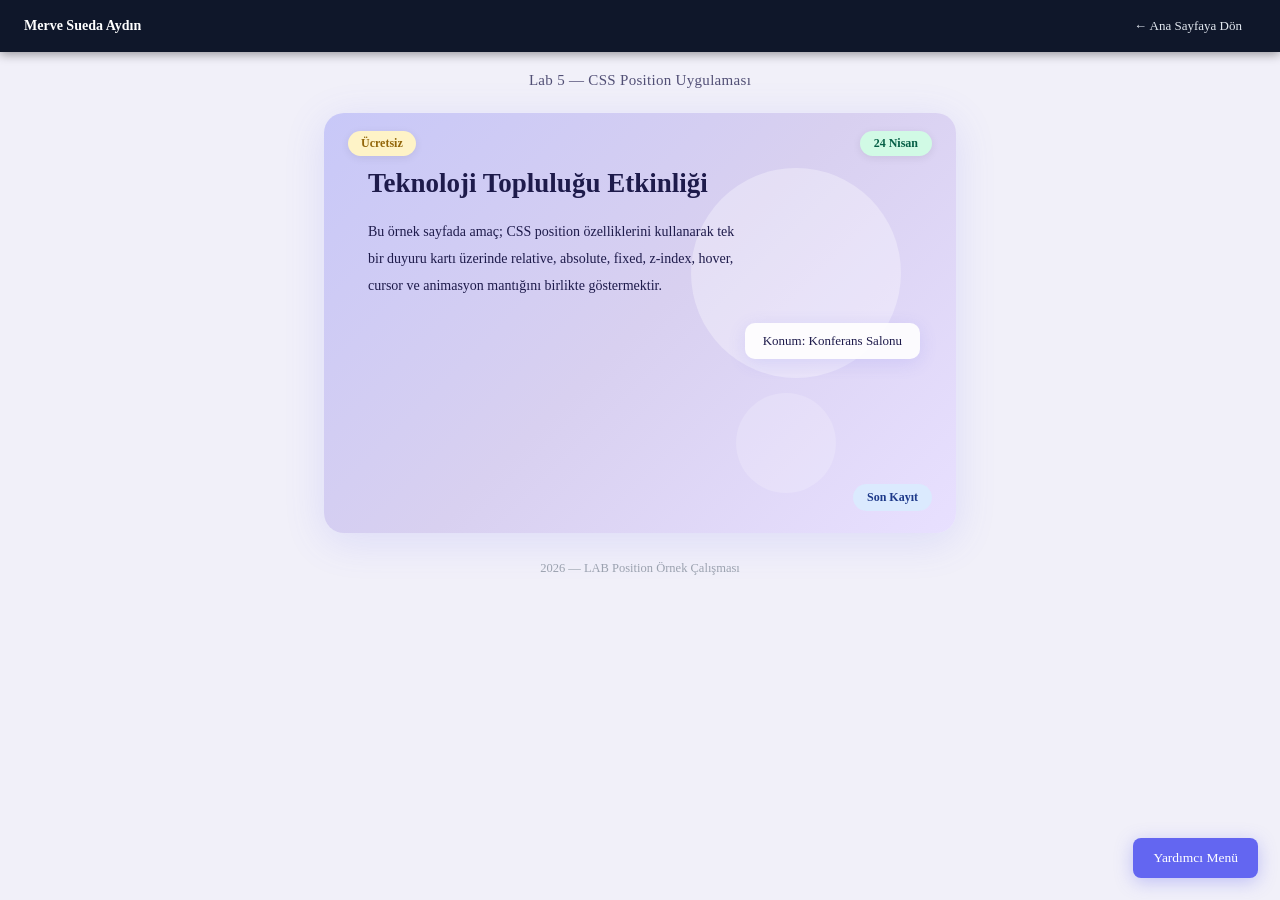
<file: lab-position.html>
<!DOCTYPE html>
<html lang="tr">
<head>
    <meta charset="UTF-8">
    <meta name="viewport" content="width=device-width, initial-scale=1.0">
    <title>Lab 5 — CSS Position Duyuru Kartı</title>
    <style>
        :root {
            --kart-bg-1:          #c8c8f8;
            --kart-bg-2:          #d8d0f0;
            --kart-bg-3:          #e8e0ff;
            --rozet-sari:         #fef3c7;
            --rozet-sari-metin:   #92660a;
            --rozet-yesil:        #d1fae5;
            --rozet-yesil-metin:  #065f46;
            --rozet-mavi:         #dbeafe;
            --rozet-mavi-metin:   #1e3a8a;
            --vurgu:              #6366f1;
            --vurgu-koyu:         #4338ca;
            --beyaz:              #ffffff;
            --metin-koyu:         #1e1b4b;
            --arka:               #f1f0f9;
            --nav-bg:             #0f172a;
        }

        * { margin: 0; padding: 0; box-sizing: border-box; }

        body {
            font-family: Georgia, 'Times New Roman', serif;
            background: var(--arka);
            min-height: 100vh;
            display: flex;
            flex-direction: column;
            align-items: center;
        }

        /* FIXED NAVBAR — siyah */
        .fixed-navbar {
            position: fixed;
            top: 0;
            left: 0;
            right: 0;
            height: 52px;
            background: var(--nav-bg);
            display: flex;
            align-items: center;
            justify-content: space-between;
            padding: 0 24px;
            z-index: 2000;
            box-shadow: 0 2px 10px rgba(0,0,0,0.4);
        }

        .fixed-navbar .logo {
            font-size: 14px;
            font-weight: bold;
            color: #fff;
            font-family: Georgia, serif;
        }

        .fixed-navbar a {
            color: #e2e8f0;
            text-decoration: none;
            font-size: 13px;
            padding: 6px 14px;
            border-radius: 5px;
            transition: background 0.2s;
            font-family: Georgia, serif;
        }

        .fixed-navbar a:hover {
            background: rgba(255,255,255,0.1);
            color: #fff;
        }

        .sayfa-baslik {
            margin-top: 72px;
            margin-bottom: 0;
            text-align: center;
            color: var(--metin-koyu);
            font-size: 15px;
            font-weight: normal;
            letter-spacing: 0.3px;
            opacity: 0.75;
        }

        .ana-alan {
            width: 100%;
            max-width: 680px;
            padding: 24px 24px 60px;
            display: flex;
            flex-direction: column;
            align-items: center;
            gap: 28px;
        }

        /* FIXED — Sağ alt Yardımcı Menü */
        .fixed-yardim {
            position: fixed;
            bottom: 22px;
            right: 22px;
            z-index: 1000;
            background: var(--vurgu);
            color: var(--beyaz);
            padding: 12px 20px;
            border-radius: 8px;
            font-size: 13.5px;
            font-family: Georgia, serif;
            box-shadow: 0 4px 18px rgba(99,102,241,0.35);
            transition: background 0.25s, transform 0.2s, box-shadow 0.25s;
            cursor: pointer;
        }
        .fixed-yardim:hover {
            background: var(--vurgu-koyu);
            transform: translateY(-3px);
            box-shadow: 0 8px 24px rgba(99,102,241,0.45);
        }

        .kart-kapsayici {
            position: relative;
            width: 100%;
            min-height: 420px;
            background: linear-gradient(135deg,
                var(--kart-bg-1) 0%,
                var(--kart-bg-2) 50%,
                var(--kart-bg-3) 100%);
            border-radius: 20px;
            padding: 52px 44px 56px;
            box-shadow: 0 8px 40px rgba(99,102,241,0.15);
            transition: box-shadow 0.35s;
            animation: asagiGel 0.6s ease both;
        }
        .kart-kapsayici:hover {
            box-shadow: 0 16px 56px rgba(99,102,241,0.25);
        }

        .kart-kapsayici::before {
            content: '';
            position: absolute;
            top: 55px;
            right: 55px;
            width: 210px;
            height: 210px;
            background: rgba(255,255,255,0.32);
            border-radius: 50%;
            z-index: 0;
        }

        .kart-kapsayici::after {
            content: '';
            position: absolute;
            bottom: 40px;
            right: 120px;
            width: 100px;
            height: 100px;
            background: rgba(255,255,255,0.18);
            border-radius: 50%;
            z-index: 0;
        }

        .kart-icerik {
            position: relative;
            z-index: 1;
        }

        .kart-baslik {
            font-size: 27px;
            font-weight: bold;
            color: var(--metin-koyu);
            margin-bottom: 18px;
            line-height: 1.35;
        }

        .kart-aciklama {
            font-size: 14px;
            color: var(--metin-koyu);
            line-height: 1.9;
            max-width: 370px;
        }

        .rozet-ucretsiz {
            position: absolute;
            top: 18px;
            left: 24px;
            z-index: 3;
            background: var(--rozet-sari);
            color: var(--rozet-sari-metin);
            font-size: 12px;
            font-family: Georgia, serif;
            padding: 5px 13px;
            border-radius: 20px;
            font-weight: bold;
            box-shadow: 0 2px 8px rgba(0,0,0,0.08);
            transition: transform 0.2s, box-shadow 0.2s;
            cursor: pointer;
            animation: asagiGel 0.7s 0.1s ease both;
        }
        .rozet-ucretsiz:hover {
            transform: scale(1.1);
            box-shadow: 0 4px 14px rgba(0,0,0,0.14);
        }

        .rozet-tarih {
            position: absolute;
            top: 18px;
            right: 24px;
            z-index: 3;
            background: var(--rozet-yesil);
            color: var(--rozet-yesil-metin);
            font-size: 12px;
            font-family: Georgia, serif;
            padding: 5px 14px;
            border-radius: 20px;
            font-weight: bold;
            box-shadow: 0 2px 8px rgba(0,0,0,0.08);
            transition: transform 0.2s, box-shadow 0.2s;
            cursor: pointer;
            animation: asagiGel 0.7s 0.2s ease both;
        }
        .rozet-tarih:hover {
            transform: scale(1.1);
            box-shadow: 0 4px 14px rgba(0,0,0,0.14);
        }

        .rozet-konum {
            position: absolute;
            top: 50%;
            right: 36px;
            z-index: 2;
            background: rgba(255,255,255,0.90);
            color: var(--metin-koyu);
            font-size: 13px;
            font-family: Georgia, serif;
            padding: 10px 18px;
            border-radius: 10px;
            box-shadow: 0 4px 18px rgba(99,102,241,0.14);
            transition: transform 0.25s, box-shadow 0.25s;
            cursor: pointer;
            animation: asagiGel 0.7s 0.3s ease both;
        }
        .rozet-konum:hover {
            transform: translateY(-5px);
            box-shadow: 0 10px 28px rgba(99,102,241,0.22);
        }

        .rozet-sonkayit {
            position: absolute;
            bottom: 22px;
            right: 24px;
            z-index: 3;
            background: var(--rozet-mavi);
            color: var(--rozet-mavi-metin);
            font-size: 12px;
            font-family: Georgia, serif;
            padding: 6px 14px;
            border-radius: 20px;
            font-weight: bold;
            animation: nabiz 2s ease-in-out infinite;
            transition: transform 0.2s;
            cursor: pointer;
        }
        .rozet-sonkayit:hover { transform: scale(1.12); }

        @keyframes asagiGel {
            from { opacity: 0; transform: translateY(-16px); }
            to   { opacity: 1; transform: translateY(0); }
        }

        @keyframes nabiz {
            0%, 100% { box-shadow: 0 2px 6px rgba(99,102,241,0.12); }
            50%       { box-shadow: 0 2px 22px rgba(99,102,241,0.52); }
        }

        .footer-alan {
            font-size: 12.5px;
            color: #9ca3af;
            text-align: center;
            padding-bottom: 10px;
        }
    </style>
</head>
<body>

    <!-- SİYAH NAVBAR (fixed) -->
    <nav class="fixed-navbar">
        <span class="logo">Merve Sueda Aydın</span>
        <a href="index.html">← Ana Sayfaya Dön</a>
    </nav>

    <!-- FIXED — Sağ alt -->
    <div class="fixed-yardim">Yardımcı Menü</div>

    <p class="sayfa-baslik">Lab 5 — CSS Position Uygulaması</p>

    <div class="ana-alan">
        <div class="kart-kapsayici">
            <div class="rozet-ucretsiz">Ücretsiz</div>
            <div class="rozet-tarih">24 Nisan</div>

            <div class="kart-icerik">
                <h2 class="kart-baslik">Teknoloji Topluluğu Etkinliği</h2>
                <p class="kart-aciklama">
                    Bu örnek sayfada amaç; CSS position özelliklerini
                    kullanarak tek bir duyuru kartı üzerinde relative, absolute,
                    fixed, z-index, hover, cursor ve animasyon mantığını
                    birlikte göstermektir.
                </p>
            </div>

            <div class="rozet-konum">Konum: Konferans Salonu</div>
            <div class="rozet-sonkayit">Son Kayıt</div>
        </div>

        <div class="footer-alan">2026 — LAB Position Örnek Çalışması</div>
    </div>

</body>
</html>
</file>
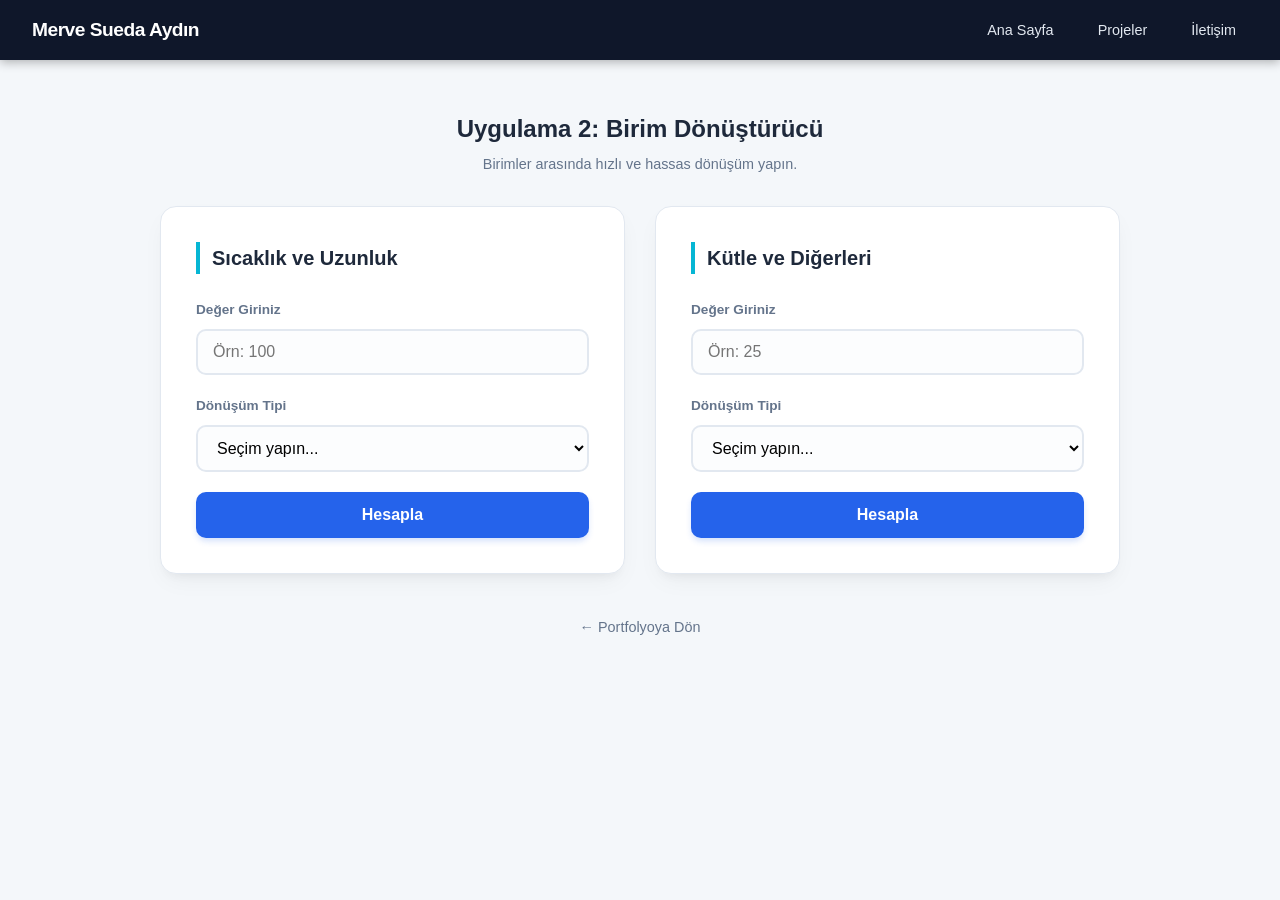
<file: uygulama2.html>
<!DOCTYPE html>
<html lang="tr">
<head>
    <meta charset="UTF-8">
    <meta name="viewport" content="width=device-width, initial-scale=1.0">
    <title>Birim Dönüştürücü</title>
    <style>
        :root {
            --ana-bg: #f4f7fa;
            --kart-bg: #ffffff;
            --primary: #2563eb;
            --primary-hover: #1d4ed8;
            --accent: #06b6d4;
            --text-ana: #1e293b;
            --text-ikincil: #64748b;
            --border: #e2e8f0;
            --sonuc-bg: #f0fdf4;
            --sonuc-text: #166534;
            --nav-bg: #0f172a;
        }

        * { margin: 0; padding: 0; box-sizing: border-box; }

        body {
            font-family: 'Segoe UI', Roboto, Helvetica, Arial, sans-serif;
            background: var(--ana-bg);
            color: var(--text-ana);
            line-height: 1.6;
        }

        nav {
            background: var(--nav-bg);
            padding: 0 2rem;
            height: 60px;
            display: flex;
            justify-content: space-between;
            align-items: center;
            box-shadow: 0 2px 10px rgba(0,0,0,0.3);
        }

        .logo {
            font-weight: 800;
            font-size: 1.2rem;
            color: #fff;
            letter-spacing: -0.5px;
        }

        nav ul { list-style: none; display: flex; gap: 20px; }
        nav ul li a {
            text-decoration: none;
            color: #e2e8f0;
            font-size: 0.9rem;
            font-weight: 500;
            padding: 6px 12px;
            border-radius: 6px;
            transition: all 0.2s;
        }
        nav ul li a:hover { background: rgba(255,255,255,0.1); color: #fff; }

        .sayfa {
            max-width: 1000px;
            margin: 50px auto;
            padding: 0 20px;
        }

        .uygulama-baslik {
            font-size: 1.5rem;
            font-weight: 700;
            margin-bottom: 30px;
            text-align: center;
            color: var(--text-ana);
        }

        .uygulama-baslik span {
            display: block;
            font-size: 0.9rem;
            color: var(--text-ikincil);
            font-weight: 400;
            margin-top: 5px;
        }

        .kartlar-grid {
            display: grid;
            grid-template-columns: repeat(auto-fit, minmax(320px, 1fr));
            gap: 30px;
        }

        .donusturucu-kart {
            background: var(--kart-bg);
            border-radius: 16px;
            padding: 35px;
            box-shadow: 0 10px 25px -5px rgba(0,0,0,0.05), 0 8px 10px -6px rgba(0,0,0,0.05);
            border: 1px solid var(--border);
            transition: transform 0.3s ease;
        }

        .donusturucu-kart:hover { transform: translateY(-5px); }

        .donusturucu-kart h2 {
            font-size: 1.25rem;
            margin-bottom: 25px;
            color: var(--text-ana);
            border-left: 4px solid var(--accent);
            padding-left: 12px;
        }

        .form-grup { margin-bottom: 20px; }
        .form-grup label {
            display: block;
            font-size: 0.85rem;
            font-weight: 600;
            margin-bottom: 8px;
            color: var(--text-ikincil);
        }

        .form-grup input, .form-grup select {
            width: 100%;
            padding: 12px 15px;
            border: 2px solid var(--border);
            border-radius: 10px;
            font-size: 1rem;
            transition: all 0.3s ease;
            outline: none;
            background-color: #fcfdfe;
        }

        .form-grup input:focus, .form-grup select:focus {
            border-color: var(--primary);
            background-color: #fff;
            box-shadow: 0 0 0 4px rgba(37,99,235,0.1);
        }

        .btn-hesapla {
            width: 100%;
            padding: 14px;
            background: var(--primary);
            color: white;
            border: none;
            border-radius: 10px;
            font-size: 1rem;
            font-weight: 600;
            cursor: pointer;
            transition: all 0.3s ease;
            box-shadow: 0 4px 6px -1px rgba(37,99,235,0.2);
        }

        .btn-hesapla:hover {
            background: var(--primary-hover);
            box-shadow: 0 10px 15px -3px rgba(37,99,235,0.3);
        }

        .sonuc-kutu {
            margin-top: 20px;
            padding: 18px;
            background: var(--sonuc-bg);
            border: 1px solid rgba(22,101,52,0.1);
            border-radius: 10px;
            text-align: center;
            font-weight: 700;
            color: var(--sonuc-text);
            display: none;
            animation: fadeIn 0.4s ease;
        }

        .sonuc-kutu.goster { display: block; }

        .hata {
            color: #e11d48;
            font-size: 0.85rem;
            margin-top: 10px;
            display: none;
            font-weight: 500;
        }

        @keyframes fadeIn {
            from { opacity: 0; transform: translateY(10px); }
            to { opacity: 1; transform: translateY(0); }
        }

        .geri-alan { margin-top: 40px; text-align: center; }
        .geri-link {
            color: var(--text-ikincil);
            text-decoration: none;
            font-size: 0.9rem;
            transition: color 0.3s;
        }
        .geri-link:hover { color: var(--primary); }
    </style>
</head>
<body>

    <nav>
        <span class="logo">Merve Sueda Aydın</span>
        <ul>
            <li><a href="index.html">Ana Sayfa</a></li>
            <li><a href="index.html">Projeler</a></li>
            <li><a href="index.html">İletişim</a></li>
        </ul>
    </nav>

    <div class="sayfa">
        <h1 class="uygulama-baslik">
            Uygulama 2: Birim Dönüştürücü
            <span>Birimler arasında hızlı ve hassas dönüşüm yapın.</span>
        </h1>

        <div class="kartlar-grid">
            <div class="donusturucu-kart">
                <h2>Sıcaklık ve Uzunluk</h2>
                <div class="form-grup">
                    <label>Değer Giriniz</label>
                    <input type="text" id="deger1" placeholder="Örn: 100">
                </div>
                <div class="form-grup">
                    <label>Dönüşüm Tipi</label>
                    <select id="tip1">
                        <option value="">Seçim yapın...</option>
                        <optgroup label="Sıcaklık">
                            <option value="c_f">Celsius → Fahrenheit</option>
                            <option value="f_c">Fahrenheit → Celsius</option>
                            <option value="c_k">Celsius → Kelvin</option>
                        </optgroup>
                        <optgroup label="Uzunluk">
                            <option value="m_km">Metre → Kilometre</option>
                            <option value="km_m">Kilometre → Metre</option>
                            <option value="m_mil">Metre → Mil</option>
                        </optgroup>
                    </select>
                </div>
                <p class="hata" id="hata1">Lütfen geçerli bir sayı girin.</p>
                <button class="btn-hesapla" onclick="donustur(1)">Hesapla</button>
                <div class="sonuc-kutu" id="sonuc1"></div>
            </div>

            <div class="donusturucu-kart">
                <h2>Kütle ve Diğerleri</h2>
                <div class="form-grup">
                    <label>Değer Giriniz</label>
                    <input type="text" id="deger2" placeholder="Örn: 25">
                </div>
                <div class="form-grup">
                    <label>Dönüşüm Tipi</label>
                    <select id="tip2">
                        <option value="">Seçim yapın...</option>
                        <optgroup label="Kütle">
                            <option value="kg_g">Kilogram → Gram</option>
                            <option value="g_kg">Gram → Kilogram</option>
                        </optgroup>
                        <optgroup label="Hız/Mesafe">
                            <option value="mil_m">Mil → Metre</option>
                            <option value="km_m">Kilometre → Metre</option>
                        </optgroup>
                    </select>
                </div>
                <p class="hata" id="hata2">Lütfen geçerli bir sayı girin.</p>
                <button class="btn-hesapla" onclick="donustur(2)">Hesapla</button>
                <div class="sonuc-kutu" id="sonuc2"></div>
            </div>
        </div>

        <div class="geri-alan">
            <a class="geri-link" href="index.html">← Portfolyoya Dön</a>
        </div>
    </div>

    <script>
        function hesapla(deger, tip) {
            switch(tip) {
                case 'c_f':   return (deger * 9/5) + 32;
                case 'f_c':   return (deger - 32) * 5/9;
                case 'c_k':   return deger + 273.15;
                case 'k_c':   return deger - 273.15;
                case 'm_km':  return deger / 1000;
                case 'km_m':  return deger * 1000;
                case 'm_mil': return deger / 1609.344;
                case 'mil_m': return deger * 1609.344;
                case 'kg_g':  return deger * 1000;
                case 'g_kg':  return deger / 1000;
                default: return null;
            }
        }

        function birimAdi(tip) {
            const map = {
                'c_f': ['°C','°F'], 'f_c': ['°F','°C'], 'c_k': ['°C','K'],
                'm_km': ['m','km'], 'km_m': ['km','m'], 'm_mil': ['m','mi'],
                'kg_g': ['kg','g'], 'g_kg': ['g','kg'], 'mil_m': ['mi','m']
            };
            return map[tip] || ['',''];
        }

        function formatSayi(s) {
            if (Number.isInteger(s)) return s.toLocaleString('tr-TR');
            return parseFloat(s.toFixed(3)).toLocaleString('tr-TR');
        }

        function donustur(n) {
            const degerStr = document.getElementById('deger' + n).value.trim();
            const tip = document.getElementById('tip' + n).value;
            const hata = document.getElementById('hata' + n);
            const sonucKutu = document.getElementById('sonuc' + n);

            const deger = parseFloat(degerStr.replace(',', '.'));

            if (isNaN(deger) || !tip) {
                hata.style.display = 'block';
                sonucKutu.classList.remove('goster');
                return;
            }

            hata.style.display = 'none';
            const sonuc = hesapla(deger, tip);
            const [birim1, birim2] = birimAdi(tip);

            sonucKutu.textContent = 'Sonuç: ' + formatSayi(sonuc) + ' ' + birim2;
            sonucKutu.classList.add('goster');
        }
    </script>
</body>
</html>
</file>
<file: hafta7.css>
/* ════════════════════════════════════
   HAFTA 7 — Ek CSS (Bootstrap üstüne minimal ekleme)
   Ana görünüm Bootstrap üzerinden kurulmuştur.
════════════════════════════════════ */

/* Hero Bölümü */
.hero-section {
    background: linear-gradient(135deg, #f8fafc 0%, #eff6ff 100%);
    border-bottom: 1px solid #e2e8f0;
    min-height: 420px;
    display: flex;
    align-items: center;
}

/* Koyu Tema */
body.koyu-tema {
    background-color: #0f172a !important;
    color: #e2e8f0 !important;
}

body.koyu-tema .hero-section {
    background: linear-gradient(135deg, #1e293b 0%, #0f172a 100%) !important;
}

body.koyu-tema .card,
body.koyu-tema .info-card {
    background-color: #1e293b !important;
    border-color: #334155 !important;
    color: #e2e8f0 !important;
}

body.koyu-tema .card-title,
body.koyu-tema h1, body.koyu-tema h2,
body.koyu-tema h3, body.koyu-tema h4,
body.koyu-tema h5, body.koyu-tema h6 {
    color: #f1f5f9 !important;
}

body.koyu-tema .text-secondary {
    color: #94a3b8 !important;
}

body.koyu-tema .bg-light {
    background-color: #1e293b !important;
}

body.koyu-tema .list-group-item {
    background-color: #1e293b !important;
    border-color: #334155 !important;
    color: #e2e8f0 !important;
}

body.koyu-tema .form-control,
body.koyu-tema .form-select {
    background-color: #334155 !important;
    border-color: #475569 !important;
    color: #e2e8f0 !important;
}

body.koyu-tema .form-control::placeholder {
    color: #64748b !important;
}

body.koyu-tema .form-check-label {
    color: #cbd5e1 !important;
}

body.koyu-tema footer.footer-alan {
    background-color: #0f172a !important;
    border-top: 1px solid #1e293b;
}

body.koyu-tema .btn-outline-secondary {
    color: #94a3b8 !important;
    border-color: #475569 !important;
}

body.koyu-tema .alert-info {
    background-color: #1e3a5f !important;
    border-color: #2563eb !important;
    color: #bfdbfe !important;
}

/* Koyu renkli arka plan kutuları koyu temada */
body.koyu-tema [style*="background:#eff6ff"],
body.koyu-tema [style*="background:#f0fdf4"],
body.koyu-tema [style*="background:#fffbeb"],
body.koyu-tema [style*="background:#f5f3ff"] {
    background: #1e293b !important;
}

/* Footer */
footer.footer-alan {
    background-color: #f8fafc;
    border-top: 1px solid #e2e8f0;
}

/* Sonuç Özet Kartı */
.ozet-kart {
    background: linear-gradient(135deg, #eff6ff, #f0fdf4);
    border: 1px solid #bfdbfe;
    border-radius: 16px;
    padding: 24px;
    animation: fadeUp 0.5s ease;
}

body.koyu-tema .ozet-kart {
    background: linear-gradient(135deg, #1e293b, #0f2e1e) !important;
    border-color: #2563eb !important;
}

@keyframes fadeUp {
    from { opacity: 0; transform: translateY(15px); }
    to   { opacity: 1; transform: translateY(0); }
}

.ozet-satir {
    display: flex;
    justify-content: space-between;
    padding: 8px 0;
    border-bottom: 1px solid rgba(0,0,0,0.06);
    font-size: 0.92rem;
}

.ozet-satir:last-child { border-bottom: none; }

.ozet-satir .etiket { color: #64748b; }
.ozet-satir .deger  { font-weight: 700; color: #1e293b; }

body.koyu-tema .ozet-satir .etiket { color: #94a3b8; }
body.koyu-tema .ozet-satir .deger  { color: #f1f5f9; }
</file>
